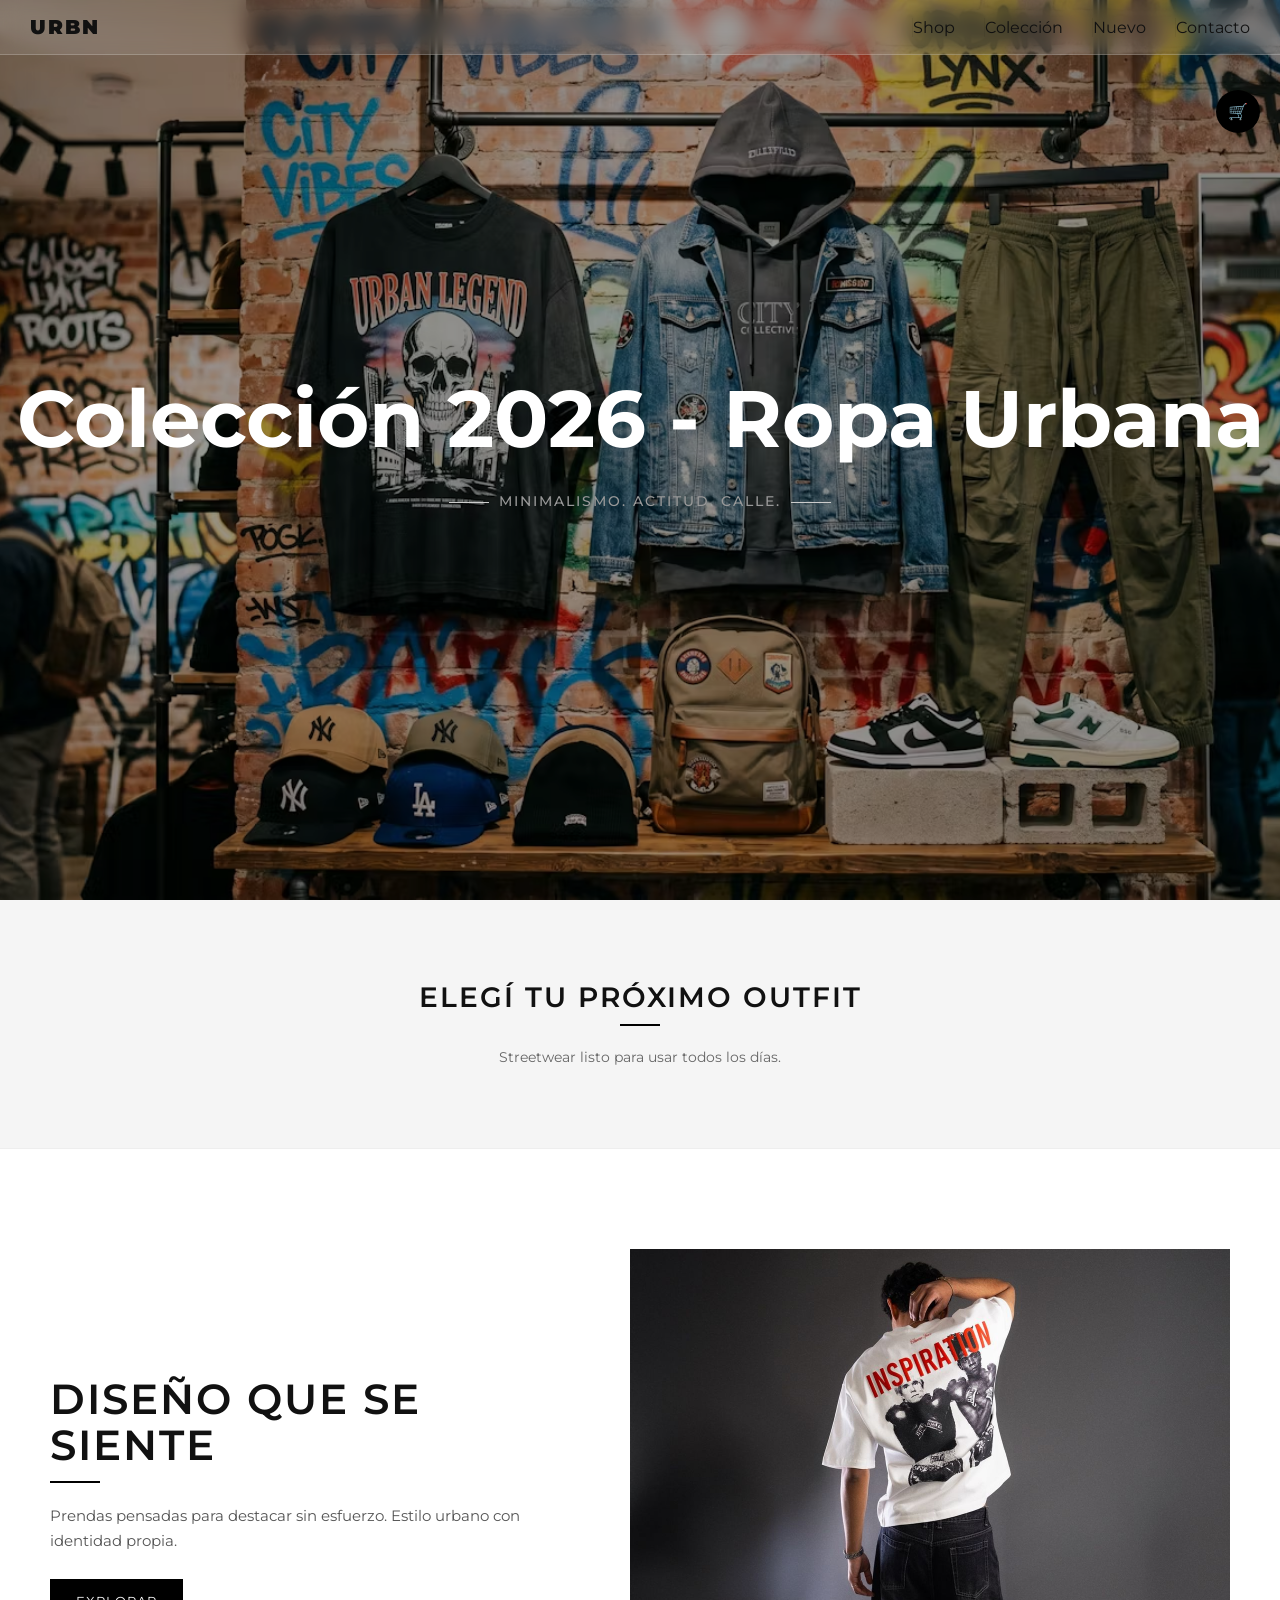
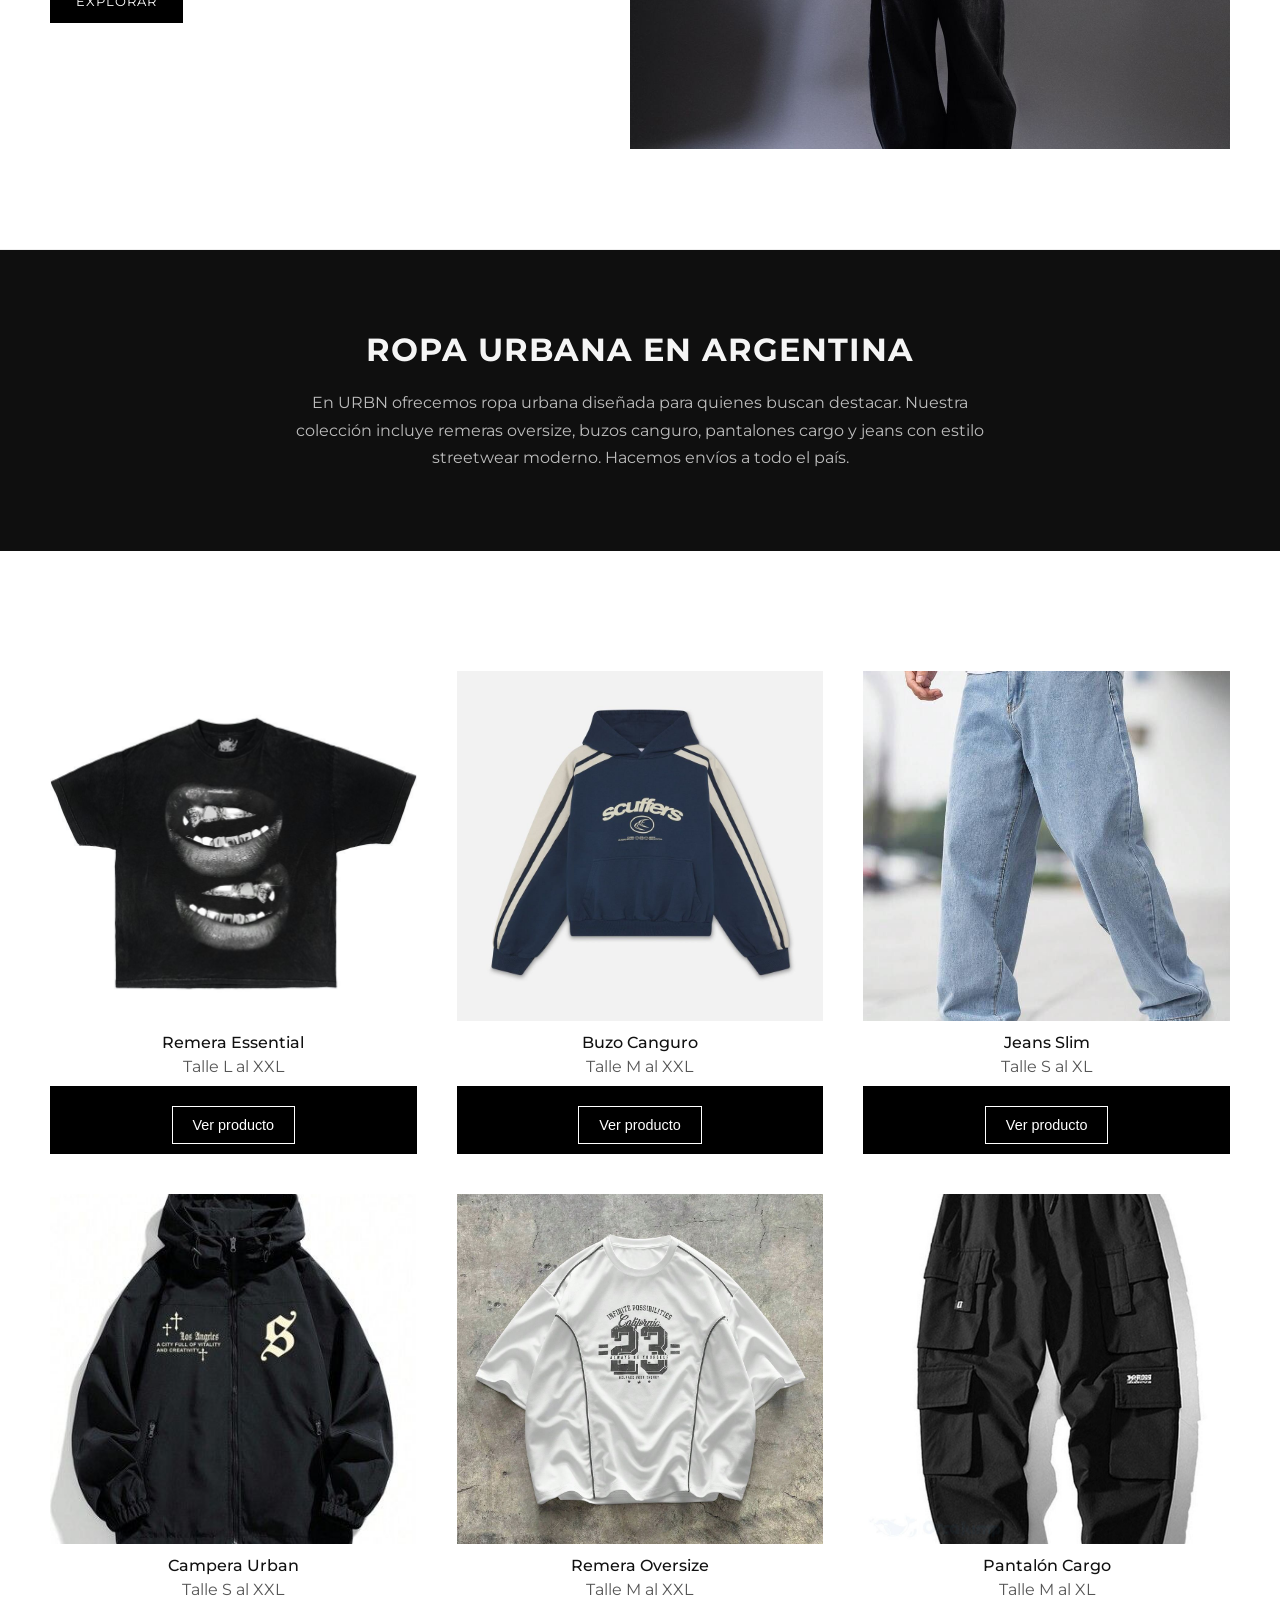
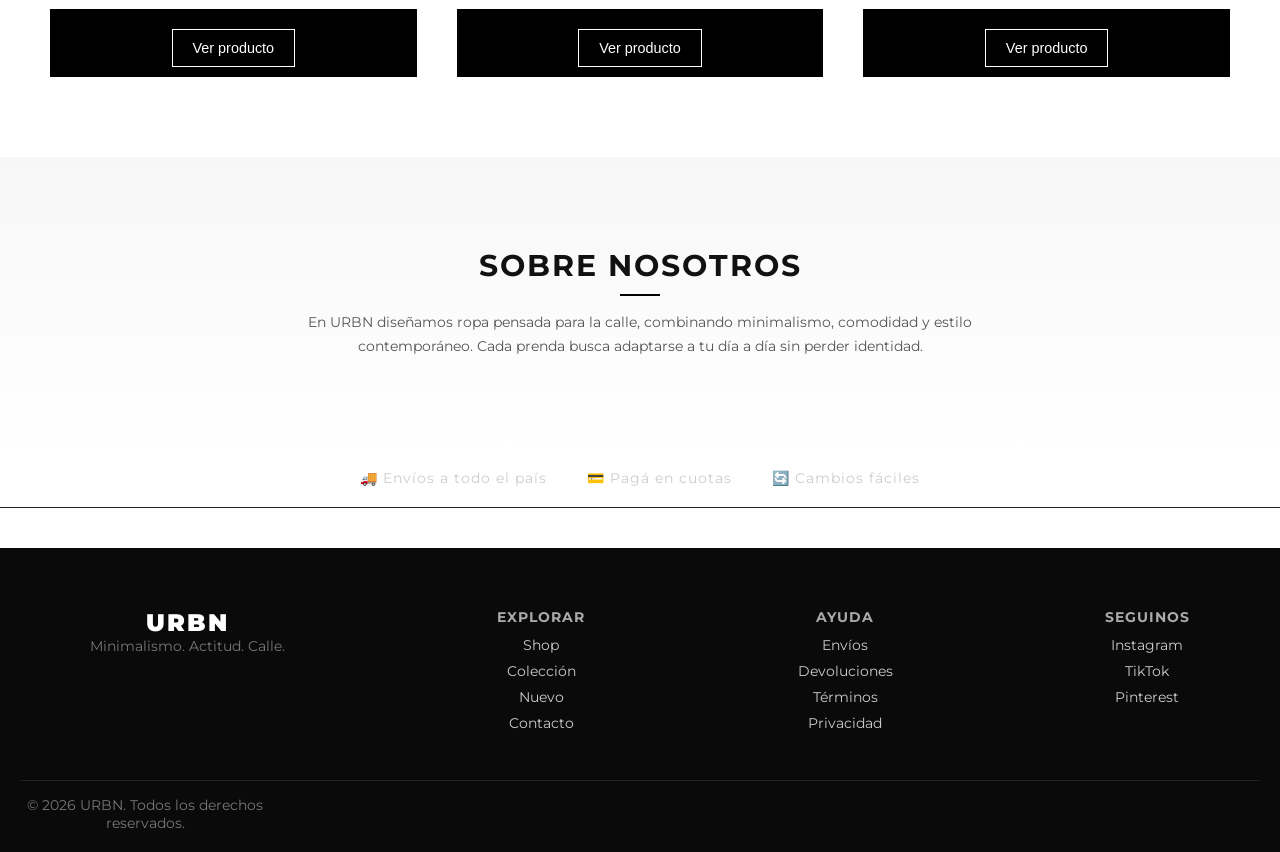
<file: index.html>
<!DOCTYPE html>
<html lang="es">

<head>
    <meta charset="UTF-8">
    <meta name="viewport" content="width=device-width, initial-scale=1.0">
    <title>URBN | Ropa Urbana en Argentina - Streetwear Minimalista</title>
<meta name="description" content="Comprá ropa urbana en Argentina. Remeras oversize, buzos y pantalones con estilo streetwear. Envíos a todo el país.">
    <link href="https://fonts.googleapis.com/css2?family=Montserrat:wght@300;500;700&display=swap" rel="stylesheet">
    <link rel="stylesheet" href="./css/style.css">
</head>

<body>

    <header>
    <div class="logo">URBN</div>

    <div class="menu-toggle" onclick="toggleMenu(this)">
        <span></span>
        <span></span>
        <span></span>
    </div>

    <nav id="nav">
        <a href="./pages/shop.html">Shop</a>
        <a href="./pages/coleccion.html">Colección</a>
        <a href="./pages/nuevo.html">Nuevo</a>
        <a href="./pages/contacto.html">Contacto</a>
    </nav>
</header>

     <!-- HERO -->
    <section class="hero">
        <div class="overlay"></div>
        <div class="hero-content">
            <h1 class="fade-in">Colección 2026 - Ropa Urbana</h1>
            <p class="fade-in delay">Minimalismo. Actitud. Calle.</p>
        </div>
    </section>

    <!-- INTRO -->
    <section class="intro">
    <h2>Elegí tu próximo outfit</h2>
    <p>Streetwear listo para usar todos los días.</p>
</section>

    <section class="featured">
        <div class="featured-text">
            <h2>Diseño que se siente</h2>
            <p>
                Prendas pensadas para destacar sin esfuerzo.
                Estilo urbano con identidad propia.
            </p>
            <a href="./pages/nuevo.html" class="btn">Explorar</a>
        </div>

        <div class="featured-img">
            <img src="./images/fondo5.jpg">
        </div>
    </section>

    <section class="seo-text">
    <h2>Ropa urbana en Argentina</h2>
    <p>
        En URBN ofrecemos ropa urbana diseñada para quienes buscan destacar.
        Nuestra colección incluye remeras oversize, buzos canguro, pantalones cargo
        y jeans con estilo streetwear moderno. Hacemos envíos a todo el país.
    </p>
</section>

    <!-- PRODUCTOS -->
    <section class="products">
        <div class="product show">
            <div class="img-container"> <img src="./images/shirt3.jpg" alt="Remera urbana essential URBN color neutro"> </div>
            <h3>Remera Essential</h3>
            <p>Talle L al XXL</p> <button><a href="./pages/shop.html" class="product-btn">Ver producto</a></button>
        </div>
        <div class="product show delay">
            <div class="img-container"> <img src="./images/buzo1.jpg"> </div>
            <h3>Buzo Canguro</h3>
            <p>Talle M al XXL</p> <button><a href="./pages/shop.html" class="product-btn">Ver producto</a></button>
        </div>
        <div class="product show delay2">
            <div class="img-container"> <img src="./images/jean.jpg"> </div>
            <h3>Jeans Slim</h3>
            <p>Talle S al XL</p> <button><a href="./pages/shop.html" class="product-btn">Ver producto</a></button>
        </div>
        <div class="product show">
            <div class="img-container"> <img src="./images/campera.jpg"> </div>
            <h3>Campera Urban</h3>
            <p>Talle S al XXL</p> <button><a href="./pages/shop.html" class="product-btn">Ver producto</a></button>
        </div>
        <div class="product show delay">
            <div class="img-container"> <img src="./images/oversize.jpg"> </div>
            <h3>Remera Oversize</h3>
            <p>Talle M al XXL</p> <button><a href="./pages/shop.html" class="product-btn">Ver producto</a></button>
        </div>
        <div class="product show delay2">
            <div class="img-container"> <img src="./images/cargo.jpg"> </div>
            <h3>Pantalón Cargo</h3>
            <p>Talle M al XL</p> <button><a href="./pages/shop.html" class="product-btn">Ver producto</a></button>
        </div>
    </section>
    <!-- ABOUT -->
    <section class="about">
        <div class="about-content">
            <h2>Sobre nosotros</h2>
            <p>
                En URBN diseñamos ropa pensada para la calle, combinando minimalismo,
                comodidad y estilo contemporáneo. Cada prenda busca adaptarse a tu día a día
                sin perder identidad.
            </p>
        </div>
    </section>

<section class="footer-benefits">
    <div>🚚 Envíos a todo el país</div>
    <div>💳 Pagá en cuotas</div>
    <div>🔄 Cambios fáciles</div>
</section>
    
    <footer class="footer">
    <div class="footer-container">

        <div class="footer-brand">
            <h2>URBN</h2>
            <p>Minimalismo. Actitud. Calle.</p>
        </div>

        <div class="footer-links">
            <h4>Explorar</h4>
            <a href="#">Shop</a>
            <a href="#">Colección</a>
            <a href="#">Nuevo</a>
            <a href="#">Contacto</a>
        </div>

        <div class="footer-links">
            <h4>Ayuda</h4>
            <a href="#">Envíos</a>
            <a href="#">Devoluciones</a>
            <a href="#">Términos</a>
            <a href="#">Privacidad</a>
        </div>

        <div class="footer-social">
            <h4>Seguinos</h4>
            <a href="#">Instagram</a>
            <a href="#">TikTok</a>
            <a href="#">Pinterest</a>
        </div>

    </div>

    <div class="footer-bottom">
        <p>© 2026 URBN. Todos los derechos reservados.</p>
    </div>
</footer>
    
    <!-- BOTÓN CARRITO -->
    <div class="cart-icon" onclick="toggleCart(event)"> 🛒 </div>
    <div class="cart-panel" id="cartPanel">
        <h2>Carrito</h2>
        <p>Tu carrito está vacío</p>
    </div>
    <script src="./js/script.js"></script>
</body>

</html>
</file>
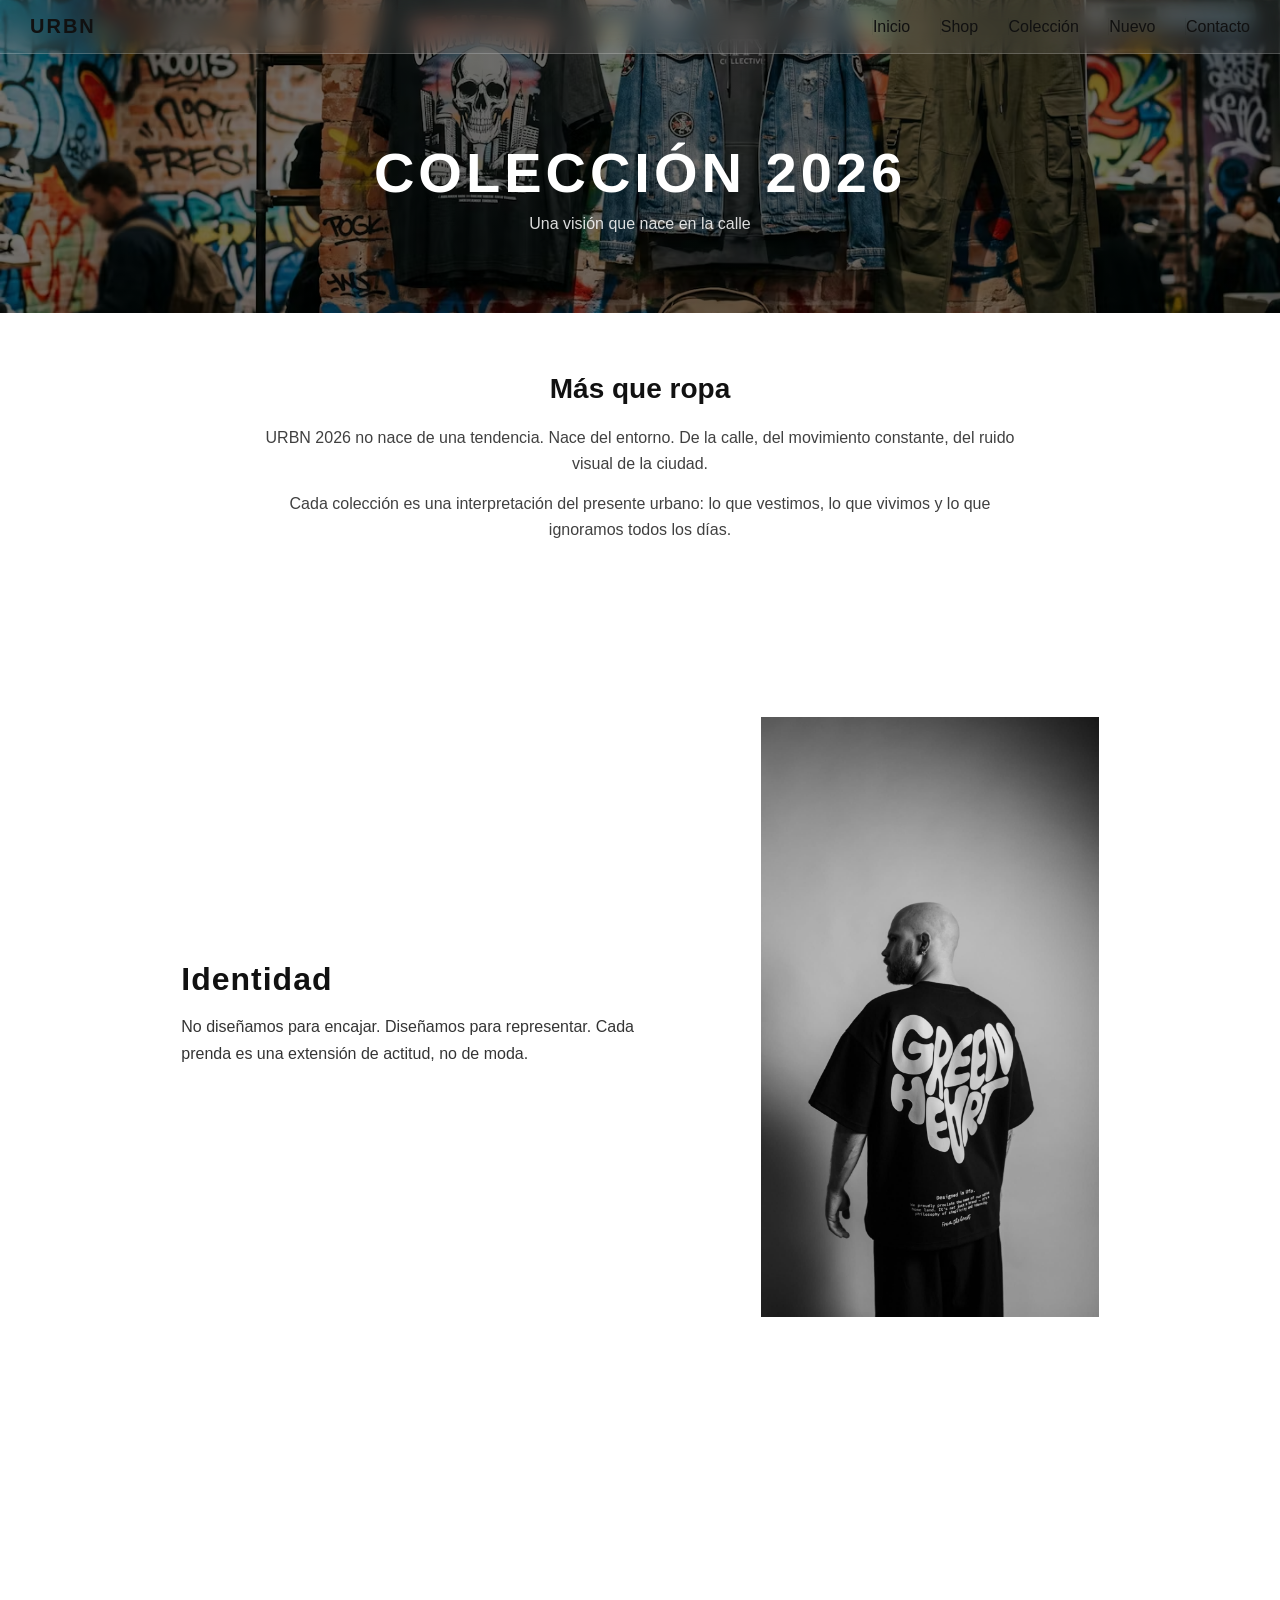
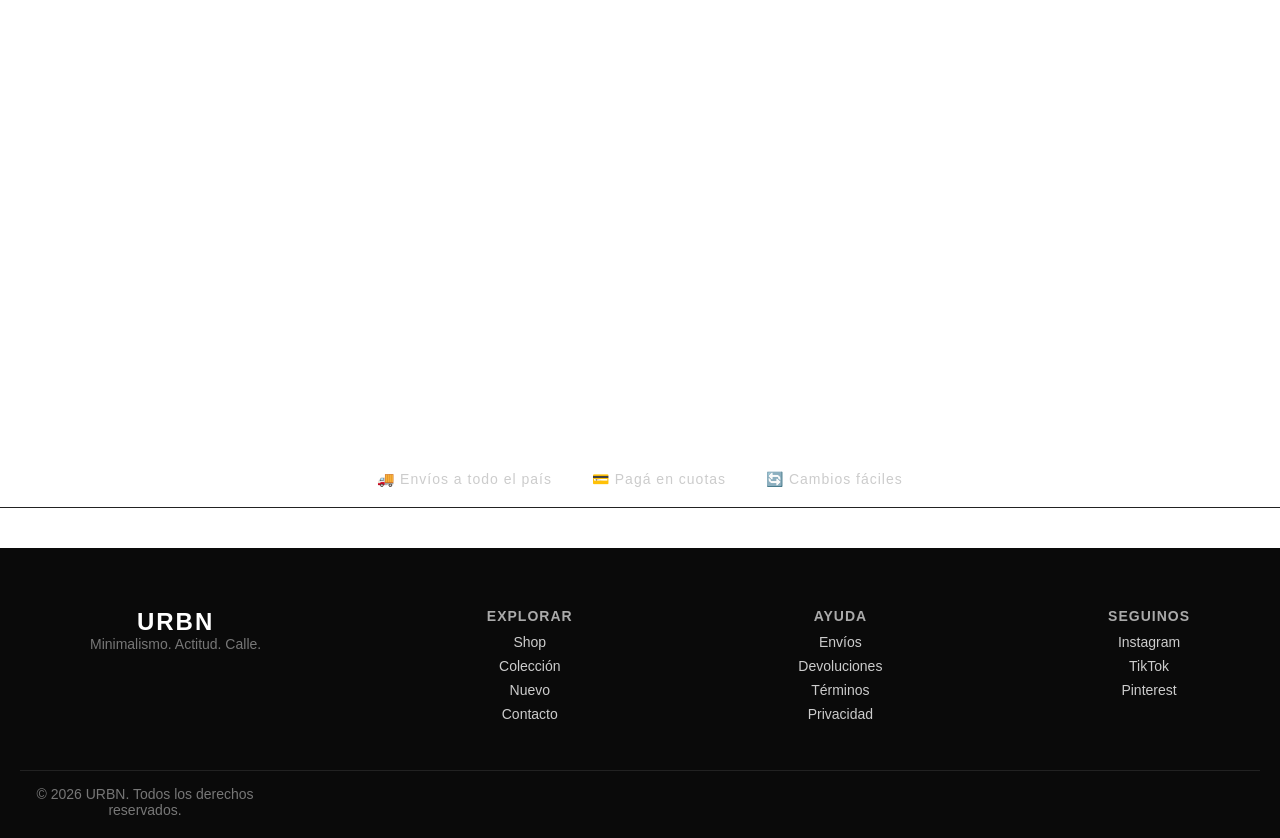
<file: pages/coleccion.html>
<!DOCTYPE html>
<html lang="es">
<head>
<meta charset="UTF-8">
<meta name="viewport" content="width=device-width, initial-scale=1.0">
<title>Colección - URBN</title>
<link rel="stylesheet" href="../css/style.css">
</head>

<body>

<header>
    <a href="../index.html" class="logo">URBN</a>
    <nav>
        <a href="../index.html">Inicio</a>
        <a href="./shop.html">Shop</a>
        <a href="#">Colección</a>
        <a href="./nuevo.html">Nuevo</a>
        <a href="./contacto.html">Contacto</a>
    </nav>
</header>

<!-- HERO -->
<section class="page-header">
    <h1>COLECCIÓN 2026</h1>
    <p>Una visión que nace en la calle</p>
</section>

<!-- INTRO / MANIFIESTO -->
<section class="collection-intro">
    <h2>Más que ropa</h2>
    <p>
        URBN 2026 no nace de una tendencia. Nace del entorno.
        De la calle, del movimiento constante, del ruido visual de la ciudad.
    </p>

    <p>
        Cada colección es una interpretación del presente urbano:
        lo que vestimos, lo que vivimos y lo que ignoramos todos los días.
    </p>
</section>

<section class="collection-block">
    <div class="text">
        <h2>Identidad</h2>
        <p>
            No diseñamos para encajar. Diseñamos para representar.
            Cada prenda es una extensión de actitud, no de moda.
        </p>
    </div>

    <div class="image">
        <img src="../images/identidad1.jpg" alt="">
    </div>
</section>

<section class="collection-block reverse">
    
    <div class="text">
        <h2>Forma</h2>
        <p>
            Siluetas amplias, estructuras limpias y proporciones pensadas
            para el movimiento. Menos ruido, más presencia.
        </p>
    </div>

    <div class="image">
        <img src="../images/forma1.jpg" alt="">
    </div>
</section>

<section class="collection-block">
    <div class="text">
        <h2>Actitud</h2>
        <p>
            Vestir URBN no es seguir una estética. Es una decisión.
            Una forma de estar en la ciudad sin pedir permiso.
        </p>
    </div>

    <div class="image">
        <img src="../images/actitud1.jpg" alt="">
    </div>
</section>

<section class="collection-quote">
    <h2>
        “La calle no es inspiración. Es el origen.”
    </h2>
</section>

<section class="collection-end">
    <h2>URBN 2026</h2>
    <p>
        Una colección pensada para quienes entienden que el estilo
        no se busca. Se construye en movimiento.
    </p>
</section>

<section class="footer-benefits">
    <div>🚚 Envíos a todo el país</div>
    <div>💳 Pagá en cuotas</div>
    <div>🔄 Cambios fáciles</div>
</section>

    <footer class="footer">
    <div class="footer-container">

        <div class="footer-brand">
            <h2>URBN</h2>
            <p>Minimalismo. Actitud. Calle.</p>
        </div>

        <div class="footer-links">
            <h4>Explorar</h4>
            <a href="#">Shop</a>
            <a href="#">Colección</a>
            <a href="#">Nuevo</a>
            <a href="#">Contacto</a>
        </div>

        <div class="footer-links">
            <h4>Ayuda</h4>
            <a href="#">Envíos</a>
            <a href="#">Devoluciones</a>
            <a href="#">Términos</a>
            <a href="#">Privacidad</a>
        </div>

        <div class="footer-social">
            <h4>Seguinos</h4>
            <a href="#">Instagram</a>
            <a href="#">TikTok</a>
            <a href="#">Pinterest</a>
        </div>

    </div>

    <div class="footer-bottom">
        <p>© 2026 URBN. Todos los derechos reservados.</p>
    </div>
</footer>


<script src="../js/script.js"></script>
</body>
</html>
</file>
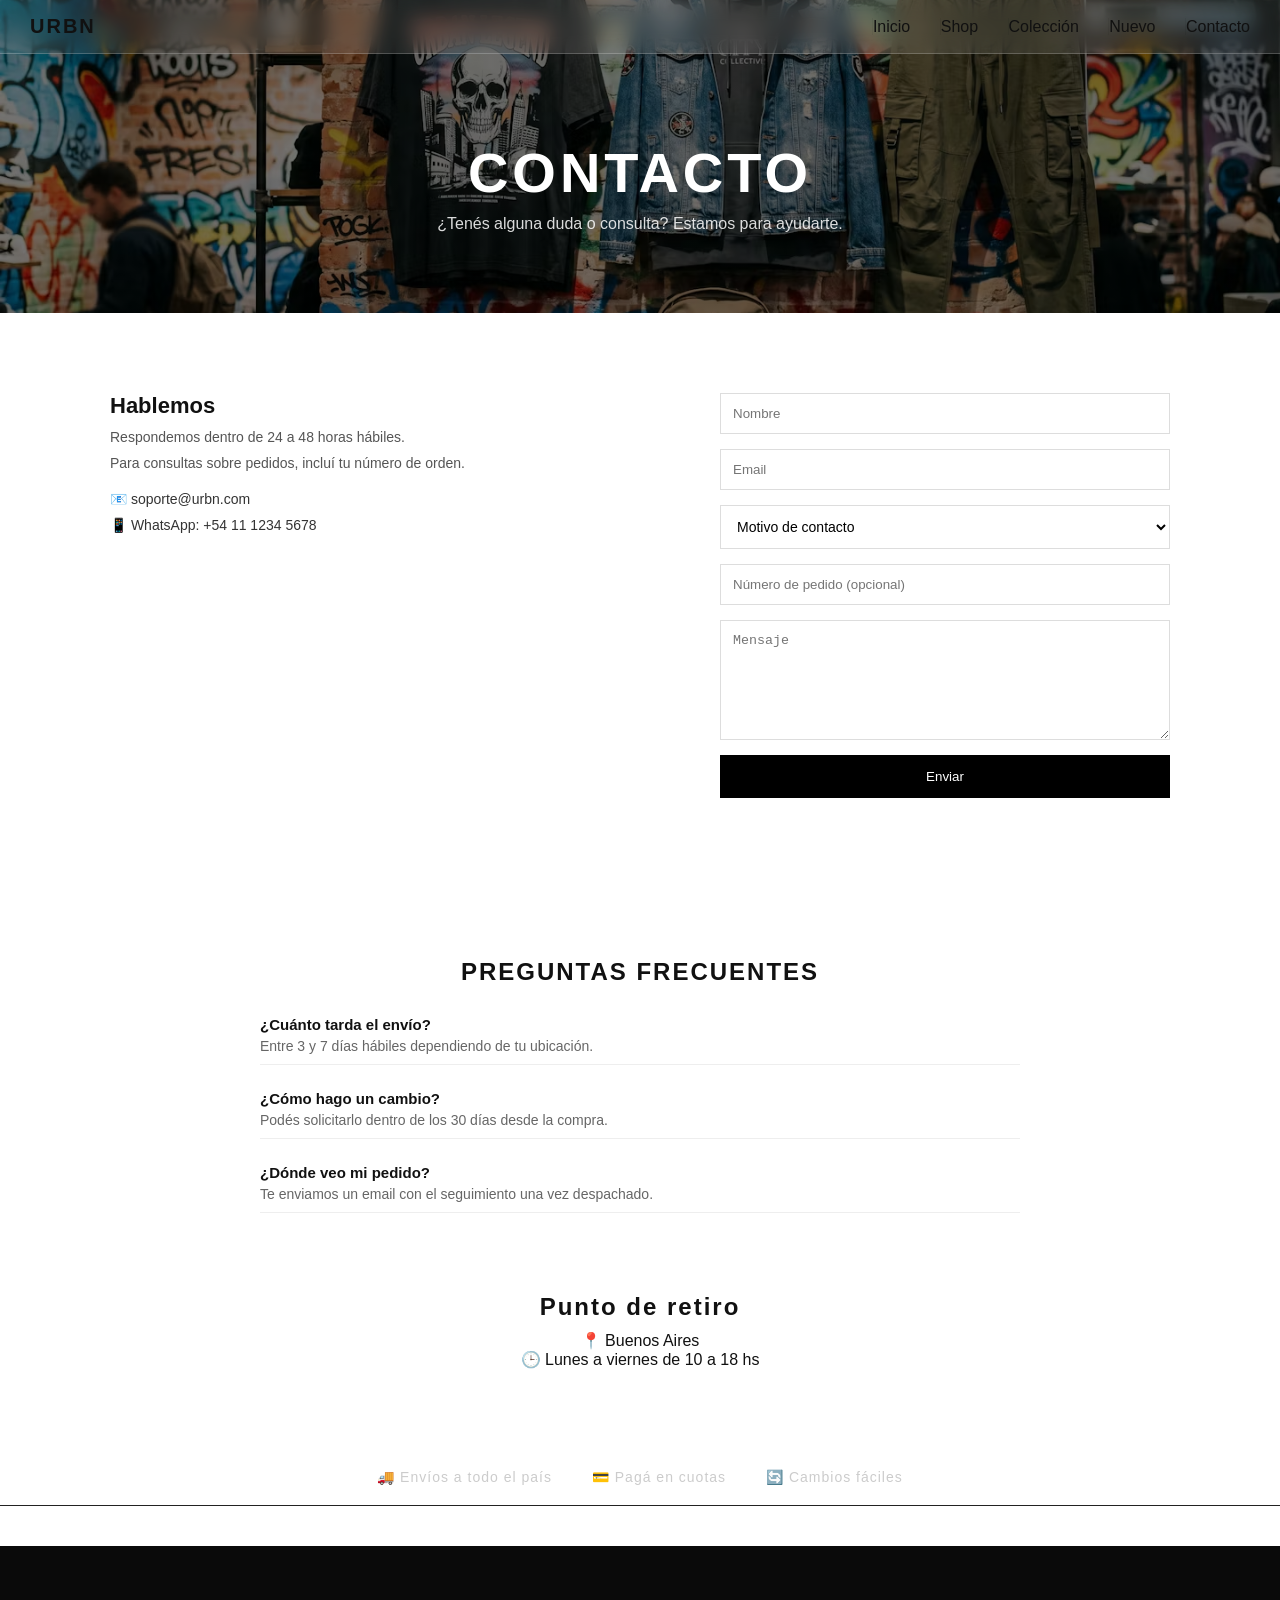
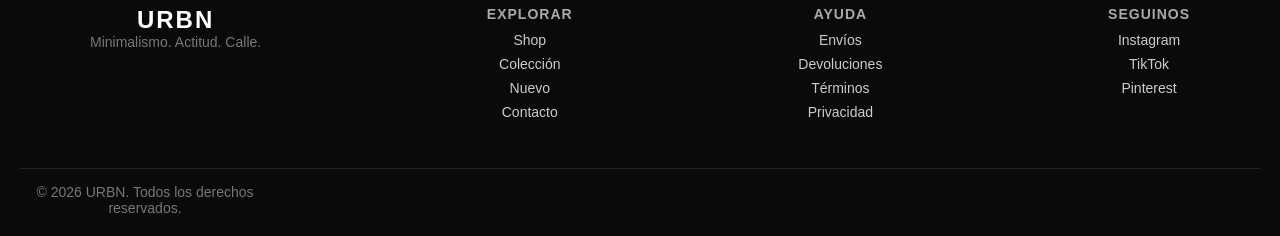
<file: pages/contacto.html>
<!DOCTYPE html>
<html lang="es">
<head>
<meta charset="UTF-8">
<meta name="viewport" content="width=device-width, initial-scale=1.0">
<title>Contacto - URBN</title>
<link rel="stylesheet" href="../css/style.css">
</head>

<body>

<header>
    <a href="../index.html" class="logo">URBN</a>
    <nav>
        <a href="../index.html">Inicio</a>
        <a href="./shop.html">Shop</a>
        <a href="./coleccion.html">Colección</a>
        <a href="./nuevo.html">Nuevo</a>
        <a href="#">Contacto</a>
    </nav>
</header>

<section class="page-header">
    <h1>CONTACTO</h1>
    <p>¿Tenés alguna duda o consulta? Estamos para ayudarte.</p>
</section>

<section class="contact">

    <!-- INFO -->
    <div class="contact-info">
        <h3>Hablemos</h3>
        <p>Respondemos dentro de 24 a 48 horas hábiles.</p>
        <p>Para consultas sobre pedidos, incluí tu número de orden.</p>

        <div class="contact-alt">
            <p>📧 soporte@urbn.com</p>
            <p>📱 WhatsApp: +54 11 1234 5678</p>
        </div>
    </div>

    <!-- FORM -->
    <form>
        <input type="text" placeholder="Nombre" required>
        <input type="email" placeholder="Email" required>

        <select required>
            <option value="">Motivo de contacto</option>
            <option>Consulta general</option>
            <option>Pedido</option>
            <option>Cambios / Devoluciones</option>
            <option>Pagos</option>
        </select>

        <input type="text" placeholder="Número de pedido (opcional)">
        <textarea placeholder="Mensaje" required></textarea>

        <button type="submit">Enviar</button>
    </form>

</section>

<!-- FAQ -->
<section class="faq">
    <h2>Preguntas frecuentes</h2>

    <div class="faq-item">
        <h4>¿Cuánto tarda el envío?</h4>
        <p>Entre 3 y 7 días hábiles dependiendo de tu ubicación.</p>
    </div>

    <div class="faq-item">
        <h4>¿Cómo hago un cambio?</h4>
        <p>Podés solicitarlo dentro de los 30 días desde la compra.</p>
    </div>

    <div class="faq-item">
        <h4>¿Dónde veo mi pedido?</h4>
        <p>Te enviamos un email con el seguimiento una vez despachado.</p>
    </div>
</section>

<!-- UBICACIÓN -->
<section class="location">
    <h2>Punto de retiro</h2>
    <p>📍 Buenos Aires</p>
    <p>🕒 Lunes a viernes de 10 a 18 hs</p>
</section>

<!-- BENEFICIOS -->
<section class="footer-benefits">
    <div>🚚 Envíos a todo el país</div>
    <div>💳 Pagá en cuotas</div>
    <div>🔄 Cambios fáciles</div>
</section>

<!-- FOOTER -->
<footer class="footer">
    <div class="footer-container">

        <div class="footer-brand">
            <h2>URBN</h2>
            <p>Minimalismo. Actitud. Calle.</p>
        </div>

        <div class="footer-links">
            <h4>Explorar</h4>
            <a href="./shop.html">Shop</a>
            <a href="./coleccion.html">Colección</a>
            <a href="./nuevo.html">Nuevo</a>
            <a href="#">Contacto</a>
        </div>

        <div class="footer-links">
            <h4>Ayuda</h4>
            <a href="#">Envíos</a>
            <a href="#">Devoluciones</a>
            <a href="#">Términos</a>
            <a href="#">Privacidad</a>
        </div>

        <div class="footer-social">
            <h4>Seguinos</h4>
            <a href="#">Instagram</a>
            <a href="#">TikTok</a>
            <a href="#">Pinterest</a>
        </div>

    </div>

    <div class="footer-bottom">
        <p>© 2026 URBN. Todos los derechos reservados.</p>
    </div>
</footer>

</body>
</html>
</file>
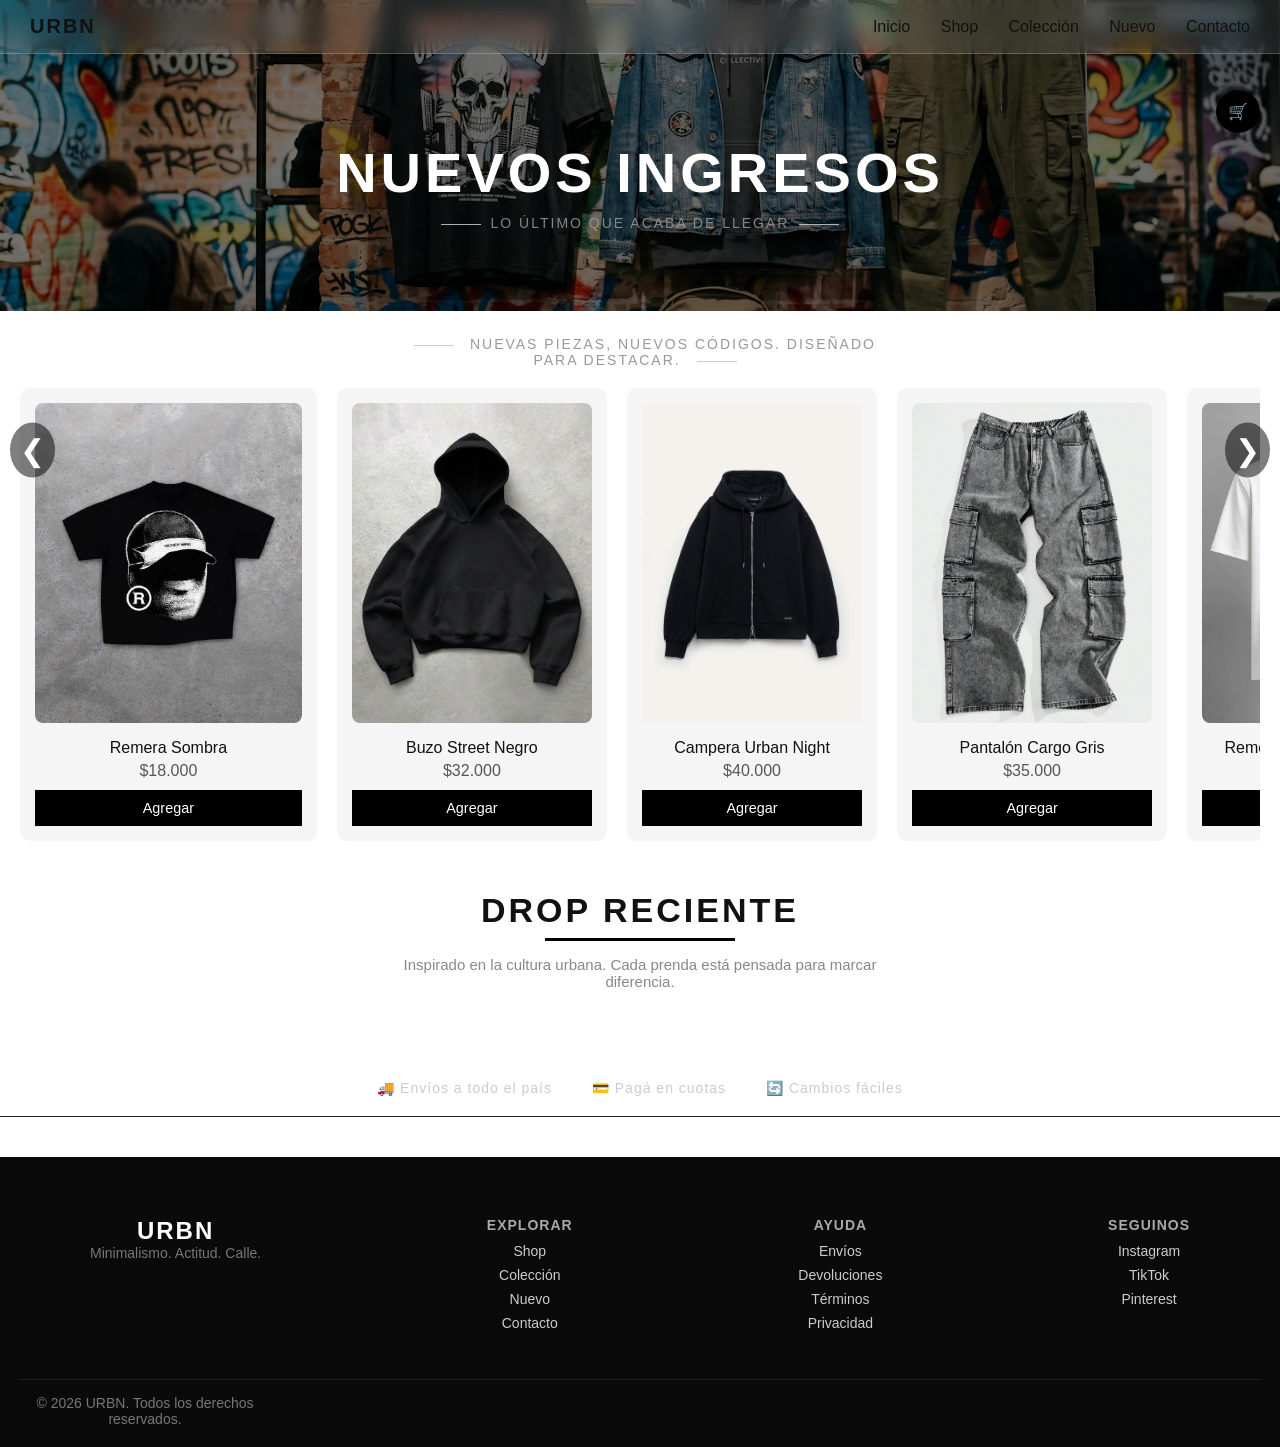
<file: pages/nuevo.html>
<!DOCTYPE html>
<html lang="es">

<head>
    <meta charset="UTF-8">
    <meta name="viewport" content="width=device-width, initial-scale=1.0">
    <title>Nuevo - URBN</title>
    <link rel="stylesheet" href="../css/style.css">
</head>

<body>

    <header>
        <a href="../index.html" class="logo">URBN</a>
        <nav>
            <a href="../index.html">Inicio</a>
            <a href="./shop.html">Shop</a>
            <a href="./coleccion.html">Colección</a>
            <a href="#">Nuevo</a>
            <a href="./contacto.html">Contacto</a>
        </nav>
    </header>

    <section class="page-header">
        <h1 class="title-main">NUEVOS INGRESOS</h1>
        <p class="subtitle">Lo último que acaba de llegar</p>
    </section>

    <p class="subtitle">
        Nuevas piezas, nuevos códigos. Diseñado para destacar.
    </p>

    <section class="products-nuevo">

        <button class="arrow left">&#10094;</button>
    <button class="arrow right">&#10095;</button>


        <div class="carousel-nuevo">

            <div class="product">
                <img src="../images/nuevo.jpg">
                <h3>Remera Sombra</h3>
                <p>$18.000</p>
                <button>Agregar</button>
            </div>

            <div class="product">
                <img src="../images/nuevo1.jpg">
                <h3>Buzo Street Negro</h3>
                <p>$32.000</p>
                <button>Agregar</button>
            </div>

            <div class="product">
                <img src="../images/nuevo2.jpg">
                <h3>Campera Urban Night</h3>
                <p>$40.000</p>
                <button>Agregar</button>
            </div>

            <div class="product">
                <img src="../images/nuevo3.jpg">
                <h3>Pantalón Cargo Gris</h3>
                <p>$35.000</p>
                <button>Agregar</button>
            </div>

            <div class="product">
                <img src="../images/nuevo4.jpg">
                <h3>Remera Esencial Blanca</h3>
                <p>$18.000</p>
                <button>Agregar</button>
            </div>

            <div class="product">
                <img src="../images/nuevo5.jpg">
                <h3>Buzo Oversize Arena</h3>
                <p>$28.000</p>
                <button>Agregar</button>
            </div>

            <div class="product">
                <img src="../images/nuevo6.jpg">
                <h3>Rompeviento Street Light</h3>
                <p>$38.000</p>
                <button>Agregar</button>
            </div>

            <div class="product">
                <img src="../images/nuevo7.jpg">
                <h3>Buzo Dark Mode</h3>
                <p>$33.000</p>
                <button>Agregar</button>
            </div>

            <div class="product">
                <img src="../images/nuevo8.jpg">
                <h3>Remera Urban Lines</h3>
                <p>$19.000</p>
                <button>Agregar</button>
            </div>

            <div class="product">
                <img src="../images/nuevo9.jpg">
                <h3>Campera Street Core</h3>
                <p>$42.000</p>
                <button>Agregar</button>
            </div>

            <div class="product">
                <img src="../images/nuevo10.jpg">
                <h3>Pantalón Jogger Negro</h3>
                <p>$30.000</p>
                <button>Agregar</button>
            </div>

            <div class="product">
                <img src="../images/nuevo11.jpg">
                <h3>Buzo Minimal Urban</h3>
                <p>$31.000</p>
                <button>Agregar</button>
            </div>

            <div class="product">
                <img src="../images/nuevo12.jpg">
                <h3>Remera Basic Drop</h3>
                <p>$17.000</p>
                <button>Agregar</button>
            </div>

            <div class="product">
                <img src="../images/nuevo13.jpg">
                <h3>Campera Shadow Fit</h3>
                <p>$41.000</p>
                <button>Agregar</button>
            </div>

            <div class="product">
                <img src="../images/nuevo14.jpg">
                <h3>Pantalón Cargo Beige</h3>
                <p>$36.000</p>
                <button>Agregar</button>
            </div>

            <div class="product">
                <img src="../images/nuevo15.jpg">
                <h3>Buzo Essential Street</h3>
                <p>$29.000</p>
                <button>Agregar</button>
            </div>

        </div>

        <div class="nuevo-intro">
            <h2>DROP RECIENTE</h2>
            <p>
                Inspirado en la cultura urbana. Cada prenda está pensada para marcar diferencia.
            </p>
        </div>

    </section>

    <section class="footer-benefits">
        <div>🚚 Envíos a todo el país</div>
        <div>💳 Pagá en cuotas</div>
        <div>🔄 Cambios fáciles</div>
    </section>

    <footer class="footer">
        <div class="footer-container">

            <div class="footer-brand">
                <h2>URBN</h2>
                <p>Minimalismo. Actitud. Calle.</p>
            </div>

            <div class="footer-links">
                <h4>Explorar</h4>
                <a href="#">Shop</a>
                <a href="#">Colección</a>
                <a href="#">Nuevo</a>
                <a href="#">Contacto</a>
            </div>

            <div class="footer-links">
                <h4>Ayuda</h4>
                <a href="#">Envíos</a>
                <a href="#">Devoluciones</a>
                <a href="#">Términos</a>
                <a href="#">Privacidad</a>
            </div>

            <div class="footer-social">
                <h4>Seguinos</h4>
                <a href="#">Instagram</a>
                <a href="#">TikTok</a>
                <a href="#">Pinterest</a>
            </div>

        </div>

        <div class="footer-bottom">
            <p>© 2026 URBN. Todos los derechos reservados.</p>
        </div>
    </footer>

    <!-- BOTÓN CARRITO -->
    <div class="cart-icon" onclick="toggleCart(event)">
        🛒
    </div>

    <!-- PANEL CARRITO -->
    <div class="cart-panel" id="cartPanel">
        <h2>Carrito</h2>
        <p>Tu carrito está vacío</p>
    </div>

    <script src="../js/script.js"></script>

</body>

</html>
</file>
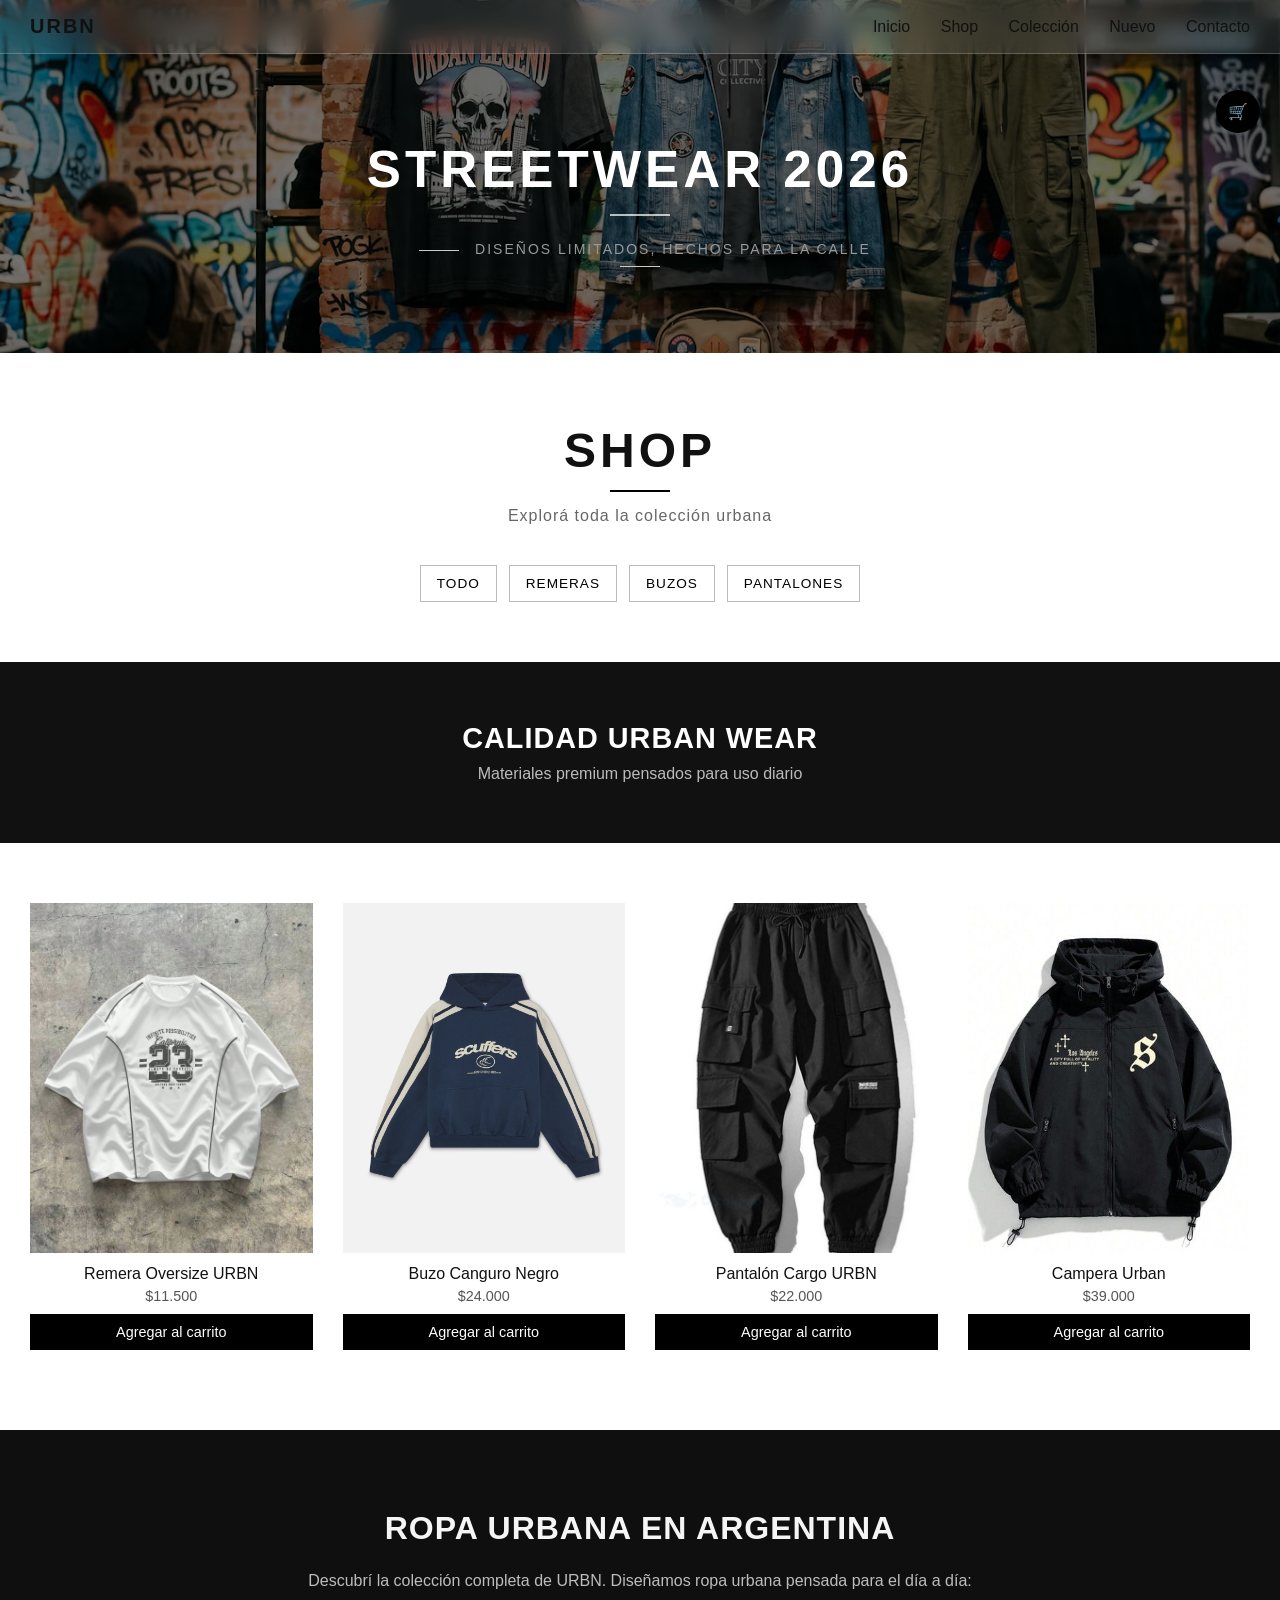
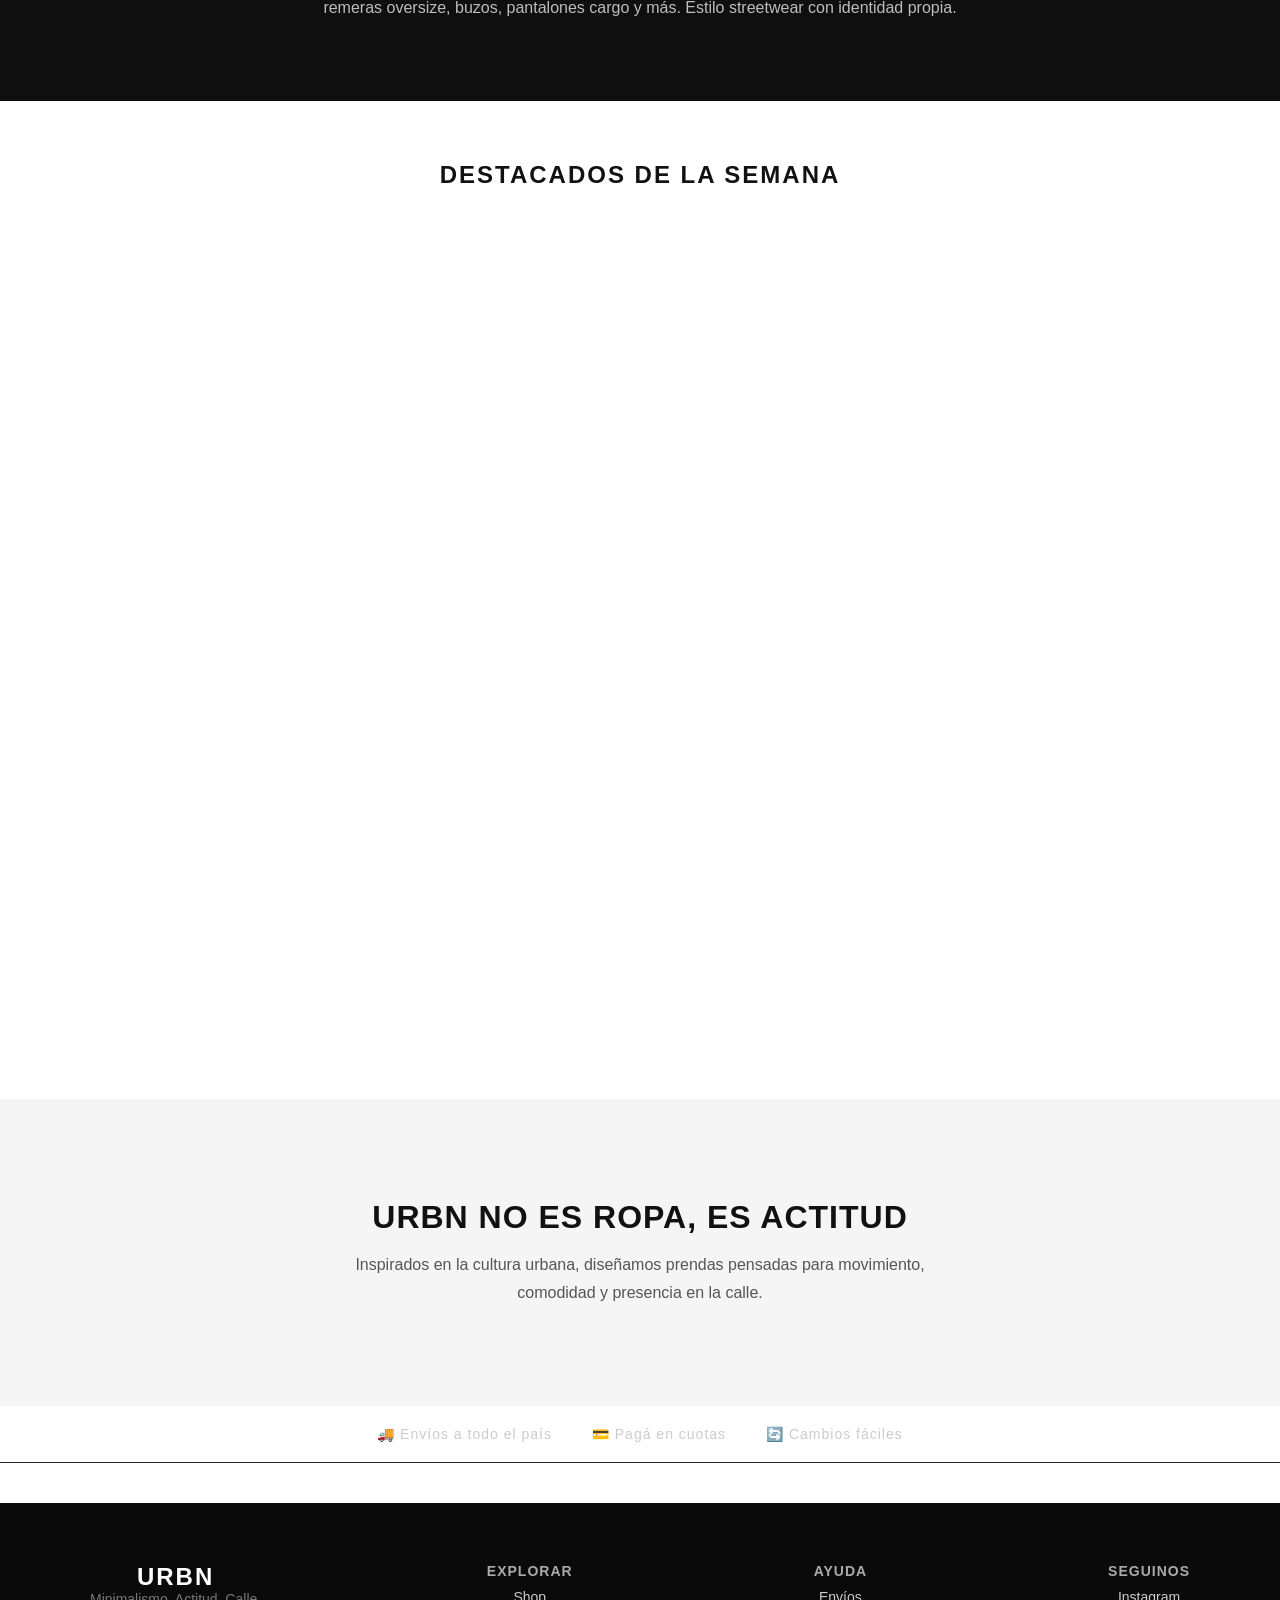
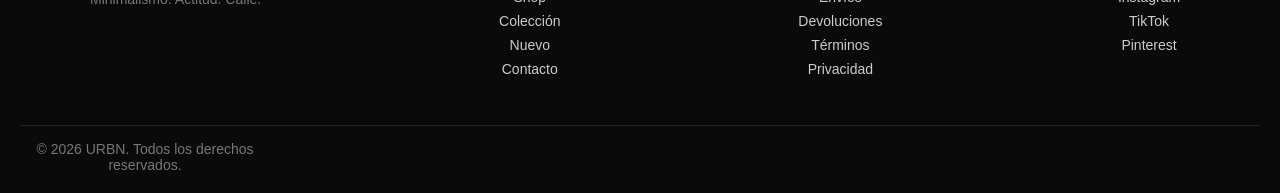
<file: pages/shop.html>
<!DOCTYPE html>
<html lang="es">
<head>
<meta charset="UTF-8">
<meta name="viewport" content="width=device-width, initial-scale=1.0">

<title>Shop URBN | Ropa Urbana en Argentina</title>
<meta name="description" content="Comprá ropa urbana URBN. Remeras oversize, hoodies y pantalones con estilo streetwear. Envíos a todo el país.">

<link rel="stylesheet" href="../css/style.css">
</head>

<body>

<header>
    <a href="../index.html" class="logo">URBN</a>
    <nav>
        <a href="../index.html">Inicio</a>
        <a href="#">Shop</a>
        <a href="./coleccion.html">Colección</a>
        <a href="./nuevo.html">Nuevo</a>
        <a href="./contacto.html">Contacto</a>
    </nav>
</header>

<section class="shop-hero">
    <h2 class="fade-in" >Streetwear 2026</h2>
    <p class="fade-in delay" >  Diseños limitados, hechos para la calle</p>
</section>
<!-- HEADER SHOP -->
<section class="shop-header">
    <h1>Shop</h1>
    <p>Explorá toda la colección urbana</p>
</section>

<!-- FILTROS -->
<section class="filters">
    <button>Todo</button>
    <button>Remeras</button>
    <button>Buzos</button>
    <button>Pantalones</button>
</section>

<section class="shop-banner">
    <div>
        <h3>CALIDAD URBAN WEAR</h3>
        <p>Materiales premium pensados para uso diario</p>
    </div>
</section>

<!-- PRODUCTOS -->
<section class="products-carousel">

    <div class="product">
        <div class="img-container">
            <img src="../images/oversize.jpg" alt="Remera oversize urbana URBN" loading="lazy">
        </div>
        <h3>Remera Oversize URBN</h3>
        <p class="price">$11.500</p>
        <button class="add-to-cart">Agregar al carrito</button>
    </div>

    <div class="product">
        <div class="img-container">
            <img src="../images/buzo1.jpg" alt="Buzo canguro negro URBN" loading="lazy">
        </div>
        <h3>Buzo Canguro Negro</h3>
        <p class="price">$24.000</p>
        <button class="add-to-cart">Agregar al carrito</button>
    </div>

    <div class="product">
        <div class="img-container">
            <img src="../images/cargo.jpg" alt="Pantalón cargo urbano URBN" loading="lazy">
        </div>
        <h3>Pantalón Cargo URBN</h3>
        <p class="price">$22.000</p>
        <button class="add-to-cart">Agregar al carrito</button>
    </div>

    <div class="product">
        <div class="img-container">
            <img src="../images/campera.jpg" alt="Campera urbana URBN" loading="lazy">
        </div>
        <h3>Campera Urban</h3>
        <p class="price">$39.000</p>
        <button class="add-to-cart">Agregar al carrito</button>
    </div>

</section>

<!-- TEXTO SEO -->
<section class="seo-text">
    <h2>Ropa urbana en Argentina</h2>
    <p>
        Descubrí la colección completa de URBN. Diseñamos ropa urbana pensada para el día a día:
        remeras oversize, buzos, pantalones cargo y más. Estilo streetwear con identidad propia.
    </p>
</section>

<section class="divider">
    <h3>Destacados de la semana</h3>
</section>

<section class="lookbook">
    <div class="look left">
        <img src="../images/shopimg2.jpg" alt="look urbano 1">
        <p>Urban Fit Oversize</p>
    </div>

    <div class="look right">
        <img src="../images/shopimg1.jpg" alt="look urbano 2">
        <p>Street Cargo Style</p>
    </div>
</section>

<section class="story">
    <h2>URBN no es ropa, es actitud</h2>
    <p>
        Inspirados en la cultura urbana, diseñamos prendas pensadas para movimiento,
        comodidad y presencia en la calle.
    </p>
</section>  

<section class="footer-benefits">
    <div>🚚 Envíos a todo el país</div>
    <div>💳 Pagá en cuotas</div>
    <div>🔄 Cambios fáciles</div>
</section>

    <footer class="footer">
    <div class="footer-container">

        <div class="footer-brand">
            <h2>URBN</h2>
            <p>Minimalismo. Actitud. Calle.</p>
        </div>

        <div class="footer-links">
            <h4>Explorar</h4>
            <a href="#">Shop</a>
            <a href="#">Colección</a>
            <a href="#">Nuevo</a>
            <a href="#">Contacto</a>
        </div>

        <div class="footer-links">
            <h4>Ayuda</h4>
            <a href="#">Envíos</a>
            <a href="#">Devoluciones</a>
            <a href="#">Términos</a>
            <a href="#">Privacidad</a>
        </div>

        <div class="footer-social">
            <h4>Seguinos</h4>
            <a href="#">Instagram</a>
            <a href="#">TikTok</a>
            <a href="#">Pinterest</a>
        </div>

    </div>

    <div class="footer-bottom">
        <p>© 2026 URBN. Todos los derechos reservados.</p>
    </div>
</footer>

<!-- BOTÓN CARRITO -->
<div class="cart-icon" onclick="toggleCart(event)">
    🛒
</div>

<!-- PANEL CARRITO -->
<div class="cart-panel" id="cartPanel">
    <h2>Carrito</h2>
    <p>Tu carrito está vacío</p>
</div>

<script src="../js/script.js"></script>
</body>
</html>
</file>
<file: css/style.css>
/* =========================
   RESET
========================= */
* {
    margin: 0;
    padding: 0;
    box-sizing: border-box;
}

/* =========================
   BODY
========================= */
body {
    font-family: 'Montserrat', sans-serif;
    background: #fff;
    color: #111;
}



/* =========================
   HEADER
========================= */
header {
    position: fixed;
    top: 0;
    width: 100%;
    padding: 15px 30px;
    display: flex;
    justify-content: space-between;
    align-items: center;

    background: rgba(255, 255, 255, 0.1); /* transparencia */
    backdrop-filter: blur(10px); /* efecto vidrio */
    -webkit-backdrop-filter: blur(10px);

    border-bottom: 1px solid rgba(255,255,255,0.2);
    z-index: 1000;
}
.logo {
    font-weight: 900;
    letter-spacing: 2px;
    font-size: 20px;
}

nav a {
    border-left: 1px solid rgba(0,0,0,0.05);
    margin-left: 25px;
    text-decoration: none;
    color: #111;
    position: relative;
}

nav a::after {
    content: "";
    width: 0;
    height: 2px;
    background: black;
    position: absolute;
    bottom: -5px;
    left: 0;
    transition: 0.3s;
}

nav a:hover::after {
    width: 100%;
}

/* =========================
   HERO
========================= */
.hero {
    height: 100vh;
    background: url('../images/fondo1.avif') center/cover no-repeat;
    display: flex;
    align-items: center;
    justify-content: center;
    position: relative;
}

.overlay {
    position: absolute;
    inset: 0;
    background: rgba(0,0,0,0.4);
}

.hero-content {
    position: relative;
    color: white;
    text-align: center;
    z-index: 2;
}

.hero h1 {
    font-size: 80px;
    opacity: 0;
    transform: translateY(20px);
    animation: fadeUp 0.8s ease-out forwards;
}
@keyframes fadeUp {
    to {
        opacity: 1;
        transform: translateY(0);
    }
}

.hero p {
    margin: 20px 0;
}

/* BOTÓN */
.btn {
    padding: 15px 30px;
    background: white;
    color: black;
    text-decoration: none;
    transition: 0.3s;
}

.btn:hover {
    background: black;
    color: white;
    transform: scale(1.05);
}

.fade-in.delay {
    margin-top: 25px;
    font-size: 14px;
    color: #999;
    font-weight: 500;
    letter-spacing: 2px;
    text-transform: uppercase;
    text-align: center;
    max-width: 500px;
    margin-left: auto;
    margin-right: auto;
    position: relative;
}

.fade-in.delay::before,
.fade-in.delay::after {
    content: "";
    display: inline-block;
    width: 40px;
    height: 1px;
    background: #ccc;
    vertical-align: middle;
    margin: 0 10px;
}

/* =========================
   PRODUCTOS
========================= */
.products {
    padding: 120px 50px 80px;
    display: grid;
    grid-template-columns: repeat(3, 1fr);
    gap: 40px;
}



/* IMÁGENES */
.img-container {
    width: 100%;
    height: 350px;
    overflow: hidden;
}

.img-container img {
    width: 100%;
    height: 100%;
    object-fit: cover;
    transition: 0.5s;
}

.img-container:hover img {
    transform: scale(1.1);
}

/* TEXTO */
.product h3 {
    margin: 10px 0;
}

.product p {
    color: #555;
}

/* BOTÓN PRODUCTO */
.product button {
    margin-top: 10px;
    padding: 10px 20px;
    border: 1px solid black;
    background: none;
    cursor: pointer;
    transition: 0.3s;
}

.product button:hover {
    background: black;
    color: white;
}

.product-btn {
    display: inline-block;
    margin-top: 10px;
    padding: 10px 20px;
    border: 1px solid white;
    text-decoration: none;
    color: white;
    font-size: 0.9rem;
    transition: 0.3s;
    background: transparent;
    
}

.product-btn:hover {
    background: white;
    color: black;
}

/* =========================
   CARRITO
========================= */
.cart-icon {
    position: fixed;
    top: 90px;
    right: 20px;
    background: black;
    color: white;
    padding: 12px;
    border-radius: 50%;
    cursor: pointer;
    z-index: 2000;
    transition: 0.3s;
}

.cart-icon:hover {
    transform: scale(1.1);
}

.cart-panel {
    position: fixed;
    top: 0;
    right: -350px;
    width: 320px;
    height: 100%;
    background: white;
    box-shadow: -5px 0 20px rgba(0,0,0,0.2);
    padding: 20px;
    transition: 0.4s;
    z-index: 1500;
}

.cart-panel.active {
    right: 0;
}

/* =========================
   CONTACTO
========================= */
.contact {
    padding: 60px 20px;
    display: flex;
    justify-content: center;
}

.contact form {
    width: 100%;
    max-width: 400px;
    display: flex;
    flex-direction: column;
}

.contact input,
.contact textarea {
    margin-bottom: 15px;
    padding: 12px;
    border: 1px solid #ddd;
}

.contact input:focus,
.contact textarea:focus {
    outline: none;
    border-color: black;
}

.contact textarea {
    min-height: 120px;
}

.contact button {
    padding: 14px;
    background: black;
    color: white;
    border: none;
    cursor: pointer;
}
/* =========================
   INTRO / SECTION HEADER
========================= */
.intro {
    background: #f5f5f5; /* mismo tono que about */
    padding: 80px 20px;
    text-align: center;
    display: flex;
    flex-direction: column;
    align-items: center;
}

/* TITULO */
.intro h2 {
    font-size: 28px;
    font-weight: 600;
    letter-spacing: 2px;
    text-transform: uppercase;
    margin-bottom: 10px;
    position: relative;
}

/* línea decorativa */
.intro h2::after {
    content: "";
    display: block;
    width: 40px;
    height: 2px;
    background: black;
    margin: 10px auto 0;
}

/* SUBTÍTULO */
.intro p {
    font-size: 14px;
    color: #666;
    max-width: 500px;
    line-height: 1.6;
    margin-top: 10px;
}

/* =========================
   ABOUT SECTION (CON FONDO)
========================= */
.about {
    background: linear-gradient(180deg, #f7f7f7, #ffffff);
    padding: 90px 20px;
    display: flex;
    justify-content: center;
    text-align: center;
}

.about-content {
    max-width: 750px;
}

.about h2 {
    font-size: 30px;
    margin-bottom: 15px;
    letter-spacing: 2px;
    text-transform: uppercase;
    position: relative;
}

/* línea decorativa */
.about h2::after {
    content: "";
    display: block;
    width: 40px;
    height: 2px;
    background: black;
    margin: 10px auto 0;
}

.about p {
    font-size: 14px;
    line-height: 1.7;
    color: #555;
}
/* =========================
   FEATURED - HERO SECUNDARIO
========================= */
.featured {
    display: flex;
    align-items: center;
    justify-content: space-between;
    gap: 60px;
    padding: 100px 50px;
    background: #fff;
    position: relative;
}

/* TEXTO */
.featured-text {
    flex: 1;
    max-width: 520px;
}

.featured-text h2 {
    font-size: 42px;
    font-weight: 600;
    letter-spacing: 2px;
    text-transform: uppercase;
    margin-bottom: 20px;
    line-height: 1.1;
}

.featured-text p {
    font-size: 15px;
    color: #555;
    line-height: 1.7;
    margin-bottom: 25px;
}

/* BOTÓN MÁS IMPACTO */
.featured .btn {
    display: inline-block;
    padding: 14px 26px;
    font-size: 13px;
    letter-spacing: 1px;
    text-transform: uppercase;
    background: black;
    color: white;
    transition: 0.3s ease;
}

.featured .btn:hover {
    background: #333;
    transform: translateY(-2px);
}

/* IMAGEN */
.featured-img {
    flex: 1;
    height: 500px;
    overflow: hidden;
    position: relative;
}

.featured-img img {
    width: 100%;
    height: 100%;
    object-fit: cover;
    transition: transform 0.7s ease;
}

/* efecto más agresivo */
.featured-img:hover img {
    transform: scale(1.08);
}
/* línea de acento */
.featured-text h2::after {
    content: "";
    display: block;
    width: 50px;
    height: 2px;
    background: black;
    margin-top: 12px;
}

/* leve separación visual */
.featured {
    border-top: 1px solid #eee;
    border-bottom: 1px solid #eee;
}

.footer-benefits {
    display: flex;
    justify-content: center;
    gap: 40px;
    flex-wrap: wrap;

    padding: 20px 10px;
    border-bottom: 1px solid #222;
    margin-bottom: 40px;

    color: #ccc;
    font-size: 14px;
    letter-spacing: 1px;
}

.footer-benefits div {
    display: flex;
    align-items: center;
    gap: 8px;
    transition: 0.3s;
}

.footer-benefits div:hover {
    color: #fff;
    transform: translateY(-2px);
}

/* =========================
   FOOTER
========================= */
footer {
    padding: 25px;
    text-align: center;
    background: #111;
    color: white;
}

/* SEO TEXT SECTION */
.seo-text {
    padding: 80px 20px;
    background-color: #0f0f0f; /* negro suave */
    color: #f5f5f5;
    text-align: center;
}

.seo-text h2 {
    font-size: 2rem;
    font-weight: 700;
    margin-bottom: 20px;
    letter-spacing: 1px;
    text-transform: uppercase;
}

.seo-text p {
    max-width: 700px;
    margin: 0 auto;
    font-size: 1rem;
    line-height: 1.7;
    color: #bdbdbd; /* gris suave */
}
/* =========================
   HAMBURGUESA
========================= */
.menu-toggle {
    display: none;
    width: 30px;
    height: 22px;
    cursor: pointer;
    flex-direction: column;
    justify-content: space-between;
}

.menu-toggle span {
    height: 2px;
    background: black;
    width: 100%;
    transition: 0.3s;
}

.menu-toggle:hover {
    transform: scale(1.1);
}

.menu-toggle.active span:nth-child(1) {
    transform: rotate(45deg) translate(5px, 5px);
}

.menu-toggle.active span:nth-child(2) {
    opacity: 0;
}

.menu-toggle.active span:nth-child(3) {
    transform: rotate(-45deg) translate(6px, -6px);
}

/* =========================
   ANIMACIONES
========================= */
@keyframes fadeUp {
    from {
        opacity: 0;
        transform: translateY(40px);
    }
    to {
        opacity: 1;
        transform: translateY(0);
    }
}

/* SHOP HEADER */
.shop-header {
    text-align: center;
    padding: 70px 20px 40px;
}

.shop-header h1 {
    font-size: 3rem;
    font-weight: 700;
    letter-spacing: 4px;
    text-transform: uppercase;
    position: relative;
    display: inline-block;
    opacity: 0;
    transform: translateY(20px);
    animation: fadeUp 0.8s ease-out forwards
}

@keyframes fadeUp {
    to {
        opacity: 1;
        transform: translateY(0);
    }
}

.shop-header h1::after {
    content: "";
    display: block;
    width: 60px;
    height: 2px;
    background: black;
    margin: 12px auto 0;
}
.shop-header p {
    color: #666;
    margin-top: 15px;
    font-size: 1rem;
    letter-spacing: 1px;
}

/* FILTROS */
.filters {
    display: flex;
    justify-content: center;
    gap: 12px;
    margin-bottom: 60px;
    flex-wrap: wrap;
}

.filters button {
    background: transparent;
    border: 1px solid #bbb;
    padding: 10px 16px;
    font-size: 0.85rem;
    letter-spacing: 1px;
    text-transform: uppercase;
    cursor: pointer;
    transition: 0.3s ease;
}

.filters button:hover {
    background: black;
    color: white;
    border-color: black;
    transform: translateY(-2px);
}

/* GRID PRODUCTOS SHOP*/
.products-carousel {
    display: grid;
    grid-template-columns: repeat(auto-fit, minmax(220px, 1fr));
    gap: 30px;
    padding: 0 30px 80px;
}


/* SHOP - CARRUSEL */

.products-carousel .product {
    min-width: 250px;
    flex: 0 0 auto;
}

/* TARJETA PRODUCTO */
.product {
    text-align: center;
    transition: transform 0.3s;
}

.product:hover {
    transform: translateY(-5px);
}



/* TEXTO */
.product h3 {
    margin: 12px 0 5px;
    font-size: 1rem;
    font-weight: 500;
}

.price {
    color: #888;
    font-size: 0.9rem;
}

/* BOTÓN */
.product button {
    margin-top: 10px;
    padding: 10px;
    width: 100%;
    border: none;
    background: black;
    color: white;
    font-size: 0.9rem;
    cursor: pointer;
    transition: 0.3s;
}

.product button:hover {
    background: #333;
}
/*LOGO*/
.logo {
    color: #111;
    text-decoration: none;
}


/* =========================
   SHOP HERO
========================= */
.shop-hero {
    padding: 140px 20px 80px;
    text-align: center;
    background: 
        linear-gradient(rgba(0,0,0,0.55), rgba(0,0,0,0.55)),
        url('../images/fondo1.avif') center/cover no-repeat;
    color: white;
}
.shop-hero h2 {
    font-size: 3.2rem;
    letter-spacing: 4px;
    text-transform: uppercase;
    font-weight: 700;
}

.shop-hero p {
    color: #ddd;
    margin-top: 10px;
    font-size: 1rem;
    letter-spacing: 1px;
}
.shop-hero h2 {
    position: relative;
    display: inline-block;
}

.shop-hero h2::after {
    content: "";
    display: block;
    width: 60px;
    height: 2px;
    background: white;
    margin: 15px auto 0;
    opacity: 0.7;
}

/* =========================
   SHOP BANNER
========================= */
.shop-banner {
    margin: 60px 0;
    padding: 60px 20px;
    background: #111;
    color: white;
    text-align: center;
}

.shop-banner h3 {
    font-size: 1.8rem;
    text-transform: uppercase;
    letter-spacing: 1px;
}

.shop-banner p {
    margin-top: 10px;
    color: #bbb;
}

/* =========================
   LOOKBOOK
========================= */
.lookbook {
    display: grid;
    grid-template-columns: repeat(2, 1fr);
    gap: 20px;
    padding: 60px 30px;
}

.lookbook .look {
    position: relative;
    overflow: hidden;
}

.lookbook img {
    width: 100%;
    height: 450px;
    object-fit: contain;
    background: #f5f5f5;
    transition: 0.5;
    transition: transform 0.4s ease;
    cursor: pointer;
}

.lookbook img:hover {
    transform: scale(1.05);
}
.lookbook .look:hover img {
    transform: scale(1.05);
}

.lookbook p {
    position: absolute;
    bottom: 15px;
    left: 15px;
    color: white;
    background: rgba(0,0,0,0.5);
    padding: 5px 10px;
    font-size: 0.9rem;
}

.look {
    opacity: 0;
    transform: translateX(0);
    transition: all 0.8s ease-out;
}

/* estados iniciales */
.look.left {
    transform: translateX(-60px);
}

.look.right {
    transform: translateX(60px);
}

/* cuando se activa */
.look.show {
    opacity: 1;
    transform: translateX(0);
}



/* =========================
   DIVIDER / TITULOS INTERMEDIOS
========================= */
.divider {
    text-align: center;
    padding: 60px 20px;
}

.divider h3 {
    font-size: 1.5rem;
    text-transform: uppercase;
    letter-spacing: 2px;
}

/* =========================
   STORY / BRANDING
========================= */
.story {
    padding: 100px 20px;
    text-align: center;
    background: #f5f5f5;
}

.story h2 {
    font-size: 2rem;
    text-transform: uppercase;
    letter-spacing: 1px;
    margin-bottom: 15px;
}

.story p {
    max-width: 600px;
    margin: 0 auto;
    color: #555;
    line-height: 1.7;
}

/* =========================
   LOAD MORE
========================= */
.more-products {
    text-align: center;
    padding: 60px 20px;
}

.more-products button {
    padding: 12px 25px;
    border: 1px solid black;
    background: none;
    cursor: pointer;
    transition: 0.3s;
}

.more-products button:hover {
    background: black;
    color: white;
}

/* ===== PAGE HEADER ===== */
.page-header {
    padding: 140px 20px 80px;
    text-align: center;
    background: 
        linear-gradient(rgba(0,0,0,0.55), rgba(0,0,0,0.55)),
        url('../images/fondo1.avif') center/cover no-repeat;
    color: white;
}

.page-header h1,
.page-header p {
    position: relative;
    z-index: 1;
}

.page-header h1 {
    font-size: 56px;
    letter-spacing: 4px;
}

.page-header p {
    margin-top: 10px;
    opacity: 0.85;
}


/* ===== INTRO ===== */
.collection-intro {
    max-width: 800px;
    margin: auto;
    text-align: center;
    padding: 60px 20px;
}

.collection-intro h2 {
    font-size: 28px;
    margin-bottom: 20px;
}

.collection-intro p {
    margin-bottom: 15px;
    line-height: 1.6;
    opacity: 0.8;
}


/* ===== BLOQUES (IMAGEN + TEXTO) ===== */
.collection-block {
    display: flex;
    align-items: center;
    justify-content: center;
    gap: 60px;
    padding: 80px 10%;
}

.collection-block .text {
    max-width: 500px;
}

.collection-block h2 {
    font-size: 26px;
    margin-bottom: 15px;
}

.collection-block p {
    margin-bottom: 10px;
    line-height: 1.6;
    opacity: 0.8;
}

.collection-block .image img {
    width: 100%;
    max-width: 450px;
}


/* BLOQUE INVERTIDO */
.collection-block.reverse {
    flex-direction: row-reverse;
}


/* ===== FRASE DESTACADA ===== */
.collection-quote {
    text-align: center;
    padding: 100px 20px;
}

.collection-quote h2 {
    font-size: 32px;
    font-style: italic;
    letter-spacing: 1px;
}


/* ===== LOOKBOOK (MINIMAL) ===== */


.lookbook {
    display: flex;
    justify-content: center;
    gap: 80px;
    padding: 100px 20px;
}

.look {
    max-width: 500px;
    text-align: center;
}

.look img {
    width: 100%;
    height: 650px;       /* 👈 acá está el cambio grande */
    object-fit: cover;
    display: block;
    transition: transform 0.4s ease;
}

.look:hover img {
    transform: scale(1.04);
}

.look p {
    margin-top: 15px;
    font-size: 16px;
    opacity: 0.8;
}

/* ===== CIERRE ===== */
.collection-end {
    text-align: center;
    padding: 100px 20px;
}

.collection-end h2 {
    font-size: 28px;
    margin-bottom: 15px;
}

.collection-end p {
    max-width: 600px;
    margin: auto;
    opacity: 0.8;
    line-height: 1.6;
}

.collection-intro,
.collection-block,
.collection-quote,
.collection-end {
    opacity: 0;
    transform: translateY(60px) scale(0.98);
    transition: all 0.7s cubic-bezier(0.2, 0.8, 0.2, 1);
}

.show {
    opacity: 1;
    transform: translateY(0) scale(1);
}

.collection-block {
    display: flex;
    align-items: center;
    justify-content: center;
    gap: 80px;
    padding: 100px 10%;
}

.collection-block .text {
    max-width: 500px;
}

.collection-block h2 {
    font-size: 32px;
    letter-spacing: 1px;
    margin-bottom: 15px;
}

.collection-block p {
    line-height: 1.7;
    opacity: 0.85;
}

.collection-block .image img {
    width: 100%;
    max-width: 450px;
    height: 600px;
    object-fit: cover;
}

/* alternado más limpio */
.collection-block.reverse {
    flex-direction: row-reverse;
}

.collection-quote {
    text-align: center;
    padding: 140px 20px;
    background: #0d0d0d;
    color: white;
}

.collection-quote h2 {
    font-size: 38px;
    max-width: 800px;
    margin: auto;
    font-weight: 400;
}

.products-nuevo {
    padding: 20px;
}

.carousel-nuevo {
    display: flex;
    gap: 20px;
    overflow-x: auto;
    scroll-behavior: smooth;
}

.carousel-nuevo::-webkit-scrollbar {
    display: none;
}

.carousel-nuevo .product {
    min-width: 250px;
    flex: 0 0 auto;
    background: #f5f5f5;
    padding: 15px;
    border-radius: 10px;
    text-align: center;
    transition: transform 0.3s;
}

.carousel-nuevo .product:hover {
    transform: scale(1.05);
}

.carousel-nuevo img {
    width: 100%;
    height: 320px; /* mismo alto para todas */
    object-fit: cover; /* recorta sin deformar */
    border-radius: 8px;
}

.nuevo-intro {
    padding: 50px 20px;
    text-align: center;
}

.nuevo-intro h2 {
    font-size: 34px;
    font-weight: 900;
    letter-spacing: 3px;
    text-transform: uppercase;
    position: relative;
    display: inline-block;
}

.nuevo-intro h2::after {
    content: "";
    display: block;
    width: 60%;
    height: 3px;
    background: black;
    margin: 8px auto 0;
}

.nuevo-intro p {
    margin-top: 15px;
    font-size: 15px;
    color: #888;
    max-width: 480px;
    margin-left: auto;
    margin-right: auto;
}

.arrow {
    position: absolute;
    top: 50%;
    transform: translateY(-50%);
    background: rgba(0,0,0,0.5);
    color: white;
    border: none;
    font-size: 30px;
    cursor: pointer;
    padding: 10px;
    z-index: 10;
    border-radius: 50%;
}

.arrow.left {
    left: 10px;
}

.arrow.right {
    right: 10px;
}

.arrow:hover {
    background: rgba(0,0,0,0.8);
}



.subtitle {
    margin-top: 25px;
    font-size: 14px;
    color: #999;
    font-weight: 500;
    letter-spacing: 2px;
    text-transform: uppercase;
    text-align: center;
    max-width: 500px;
    margin-left: auto;
    margin-right: auto;
    position: relative;
}

.subtitle::before,
.subtitle::after {
    content: "";
    display: inline-block;
    width: 40px;
    height: 1px;
    background: #ccc;
    vertical-align: middle;
    margin: 0 10px;
}

.footer {
    background: #0a0a0a;
    color: #fff;
    padding: 60px 20px 20px;
}

.footer-container {
    display: flex;
    justify-content: space-between;
    flex-wrap: wrap;
    gap: 40px;
    max-width: 1100px;
    margin: auto;
}

.footer h2 {
    font-size: 24px;
    font-weight: 900;
    letter-spacing: 2px;
}

.footer h4 {
    margin-bottom: 10px;
    font-size: 14px;
    letter-spacing: 1px;
    text-transform: uppercase;
    color: #aaa;
}

.footer p {
    color: #777;
    font-size: 14px;
    max-width: 250px;
}

.footer a {
    display: block;
    text-decoration: none;
    color: #ccc;
    margin-bottom: 8px;
    font-size: 14px;
    transition: 0.3s;
}

.footer a:hover {
    color: #fff;
    transform: translateX(5px);
}

.footer-bottom {
    border-top: 1px solid #222;
    margin-top: 40px;
    padding-top: 15px;
    text-align: center;
    font-size: 13px;
    color: #666;
}

/* =========================
   CONTACTO - MEJORADO
========================= */

/* contenedor más completo */
.contact {
    padding: 80px 20px;
    display: flex;
    justify-content: center;
    gap: 60px;
    flex-wrap: wrap;
    max-width: 1100px;
    margin: auto;
}

/* bloque info izquierda */
.contact-info {
    flex: 1;
    min-width: 280px;
}

.contact-info h3 {
    font-size: 22px;
    margin-bottom: 10px;
}

.contact-info p {
    color: #555;
    font-size: 14px;
    margin-bottom: 10px;
}

/* contacto alternativo */
.contact-alt {
    margin-top: 20px;
}

.contact-alt p {
    font-size: 14px;
    color: #333;
}

/* FORM mejorado */
.contact form {
    flex: 1;
    min-width: 280px;
    max-width: 450px;
}

.contact select {
    margin-bottom: 15px;
    padding: 12px;
    border: 1px solid #ddd;
    background: white;
    font-size: 14px;
    cursor: pointer;
}

.contact select:focus {
    outline: none;
    border-color: black;
}

/* feedback mensaje */
#formMessage {
    font-size: 14px;
}
/* =========================
   FAQ
========================= */
.faq {
    max-width: 800px;
    margin: 80px auto;
    padding: 0 20px;
}

.faq h2 {
    text-align: center;
    margin-bottom: 30px;
    letter-spacing: 2px;
    text-transform: uppercase;
}

.faq-item {
    margin-bottom: 25px;
    border-bottom: 1px solid #eee;
    padding-bottom: 10px;
}

.faq-item h4 {
    font-size: 15px;
    margin-bottom: 5px;
}

.faq-item p {
    font-size: 14px;
    color: #666;
}

/* =========================
   UBICACIÓN
========================= */
.location {
    text-align: center;
    margin: 80px 0;
}

.location h2 {
    margin-bottom: 10px;
    letter-spacing: 2px;
}

/* =========================
   RESPONSIVE
========================= */
@media (max-width: 768px) {
    header {
        flex-direction: column;
        padding: 15px;
    }

    .hero h1 {
        font-size: 40px;
    }

    .products {
        grid-template-columns: repeat(2, 1fr);
        padding: 80px 20px;
    }
    .menu-toggle {
        display: flex;
    }

    nav {
        position: fixed;
        top: 0;
        right: -100%;
        width: 80%;
        height: 100vh;
        background: white;
        flex-direction: column;
        padding: 100px 40px;
        gap: 25px;
        transition: 0.4s ease;
        z-index: 1500;
    }

    nav.active {
        right: 0;
    }

    header {
        flex-direction: row;
        align-items: center;
    }

    nav {
        position: fixed;
        top: 0;
        right: -100%;
        width: 75%;
        height: 100vh;

        display: flex;
        flex-direction: column;
        justify-content: center;
        align-items: flex-start;

        padding: 80px 50px;
        gap: 25px;

        background: rgba(255, 255, 255, 0.85);
        backdrop-filter: blur(20px);
        -webkit-backdrop-filter: blur(20px);

        box-shadow: -20px 0 60px rgba(0,0,0,0.15);
        transition: 0.5s cubic-bezier(0.77, 0, 0.18, 1);
    }

    nav.active {
        right: 0;
    }

    nav a {
        font-size: 22px;
        font-weight: 600;
        letter-spacing: 1px;
        color: #111;
        text-decoration: none;

        opacity: 0;
        transform: translateX(30px);
        transition: all 0.4s ease;
    }

    nav.active a {
        opacity: 1;
        transform: translateX(0);
    }

    nav.active a:nth-child(1) { transition-delay: 0.1s; }
    nav.active a:nth-child(2) { transition-delay: 0.2s; }
    nav.active a:nth-child(3) { transition-delay: 0.3s; }
    nav.active a:nth-child(4) { transition-delay: 0.4s; }

    nav a::after {
        content: "";
        width: 0;
        height: 2px;
        background: black;
        position: absolute;
        bottom: -6px;
        left: 0;
        transition: 0.3s;
    }

    nav a:hover::after {
        width: 100%;
    }

    .seo-text {
        padding: 60px 15px;
    }

    .seo-text h2 {
        font-size: 1.6rem;
    }

    .seo-text p {
        font-size: 0.95rem;
    }

    .shop-hero h2 {
        font-size: 2rem;
    }

    .lookbook {
        grid-template-columns: 1fr;
    }

    .lookbook img {
        height: 300px;
    }

    .collection-block {
        flex-direction: column;
        text-align: center;
    }

    .collection-block.reverse {
        flex-direction: column;
    }

    .lookbook {
        flex-direction: column;
        align-items: center;
        gap: 40px;
    }

    .look img {
        height: 450px;
    }

    .footer-benefits {
        flex-direction: column;
        gap: 12px;
        text-align: center;
        padding: 20px 10px;
    }

    .footer-benefits div {
        justify-content: center;
        font-size: 13px;
        padding: 8px 0;
    }

    /* 🔥 FOOTER */
    .footer-container {
        flex-direction: column;
        text-align: center;
        gap: 30px;
    }

    .footer-brand p {
        max-width: 100%;
        margin: 0 auto;
    }

    .footer-links,
    .footer-social {
        align-items: center;
    }

    .footer a {
        margin-bottom: 6px;
    }

    /* 🔥 FOOTER BOTTOM */
    .footer-bottom {
        font-size: 12px;
        padding-top: 20px;
    }

    .footer-links,
.footer-social {
    background: #111;
    padding: 15px;
    border-radius: 10px;
}

.arrow {
        display: none;
    }

    .contact {
        flex-direction: column;
        gap: 40px;
        padding: 60px 20px;
    }

    .contact-info {
        text-align: center;
    }

    .contact form {
        max-width: 100%;
    }
    
    

    
}

@media (max-width: 480px) {
    .products {
        grid-template-columns: 1fr;
    }
    .featured {
        flex-direction: column;
        text-align: center;
        padding: 70px 20px;
    }

    .featured-text h2 {
        font-size: 30px;
    }

    

}
</file>
